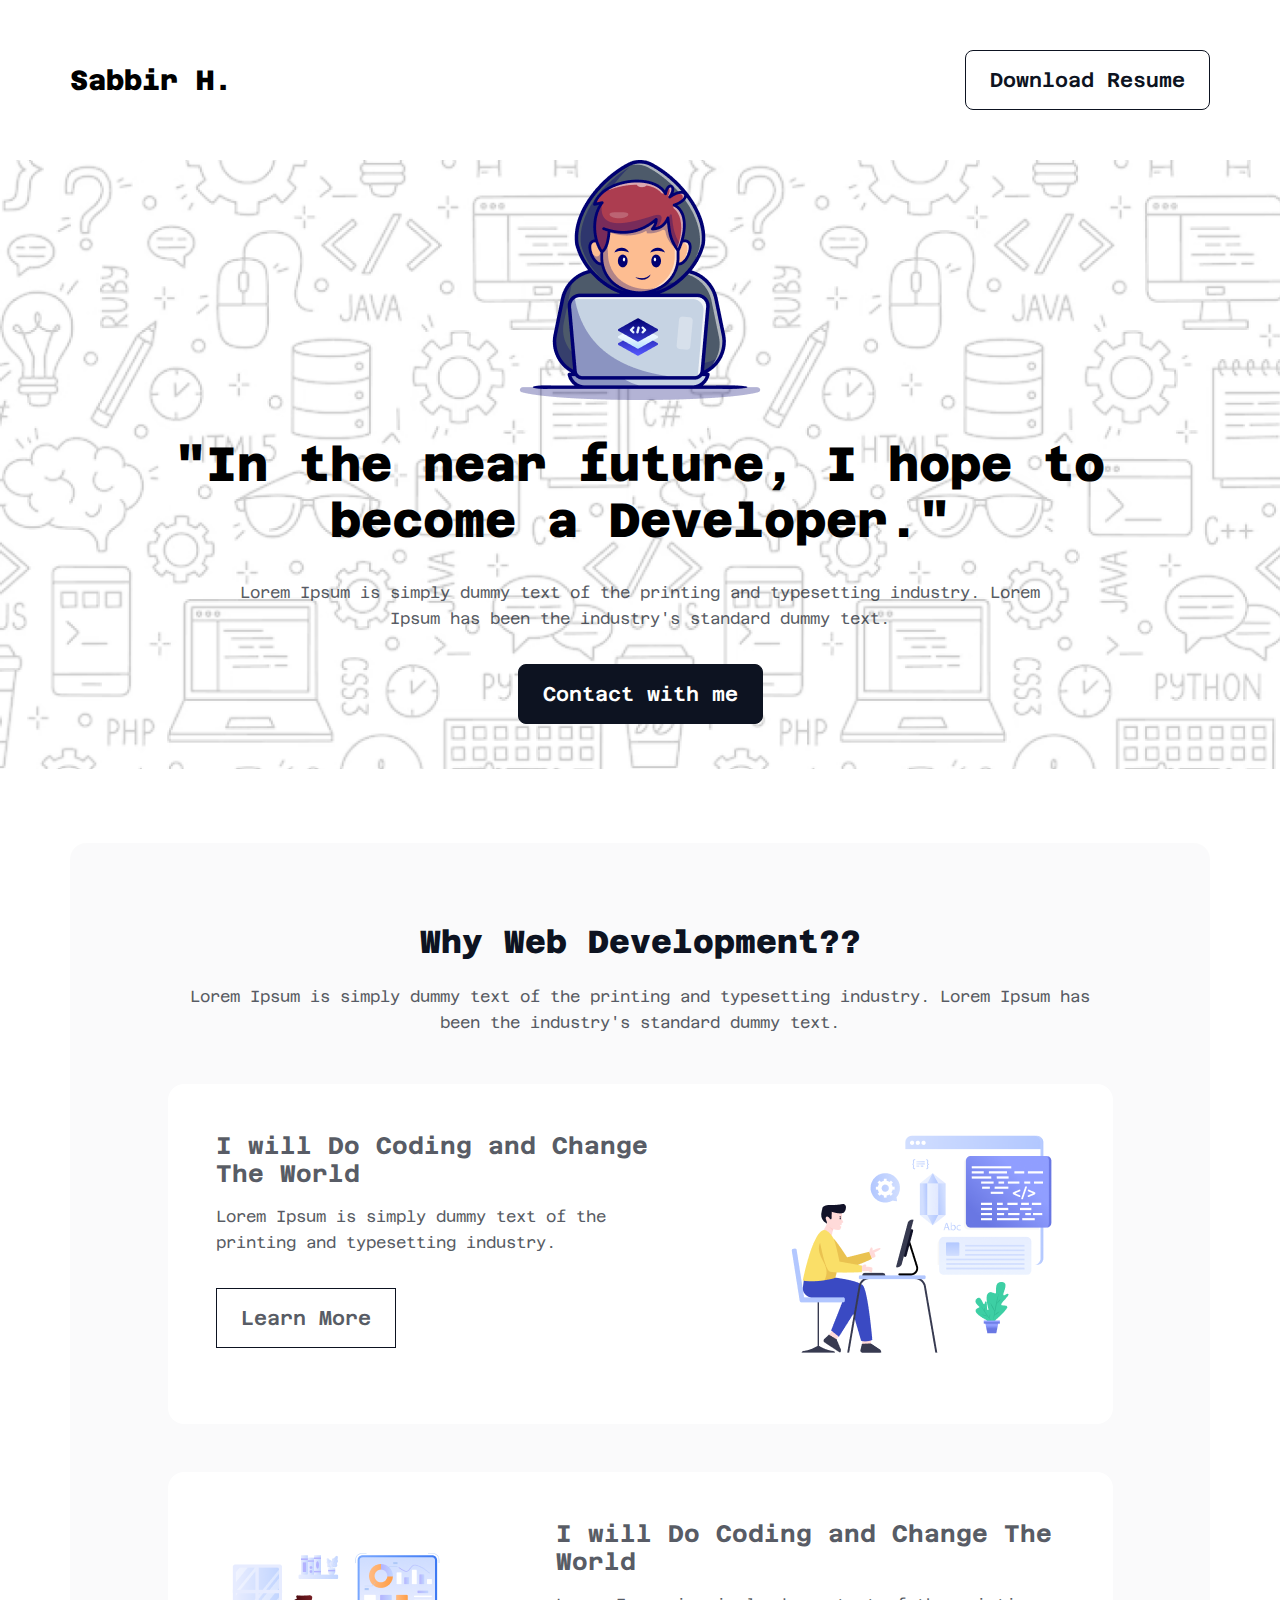
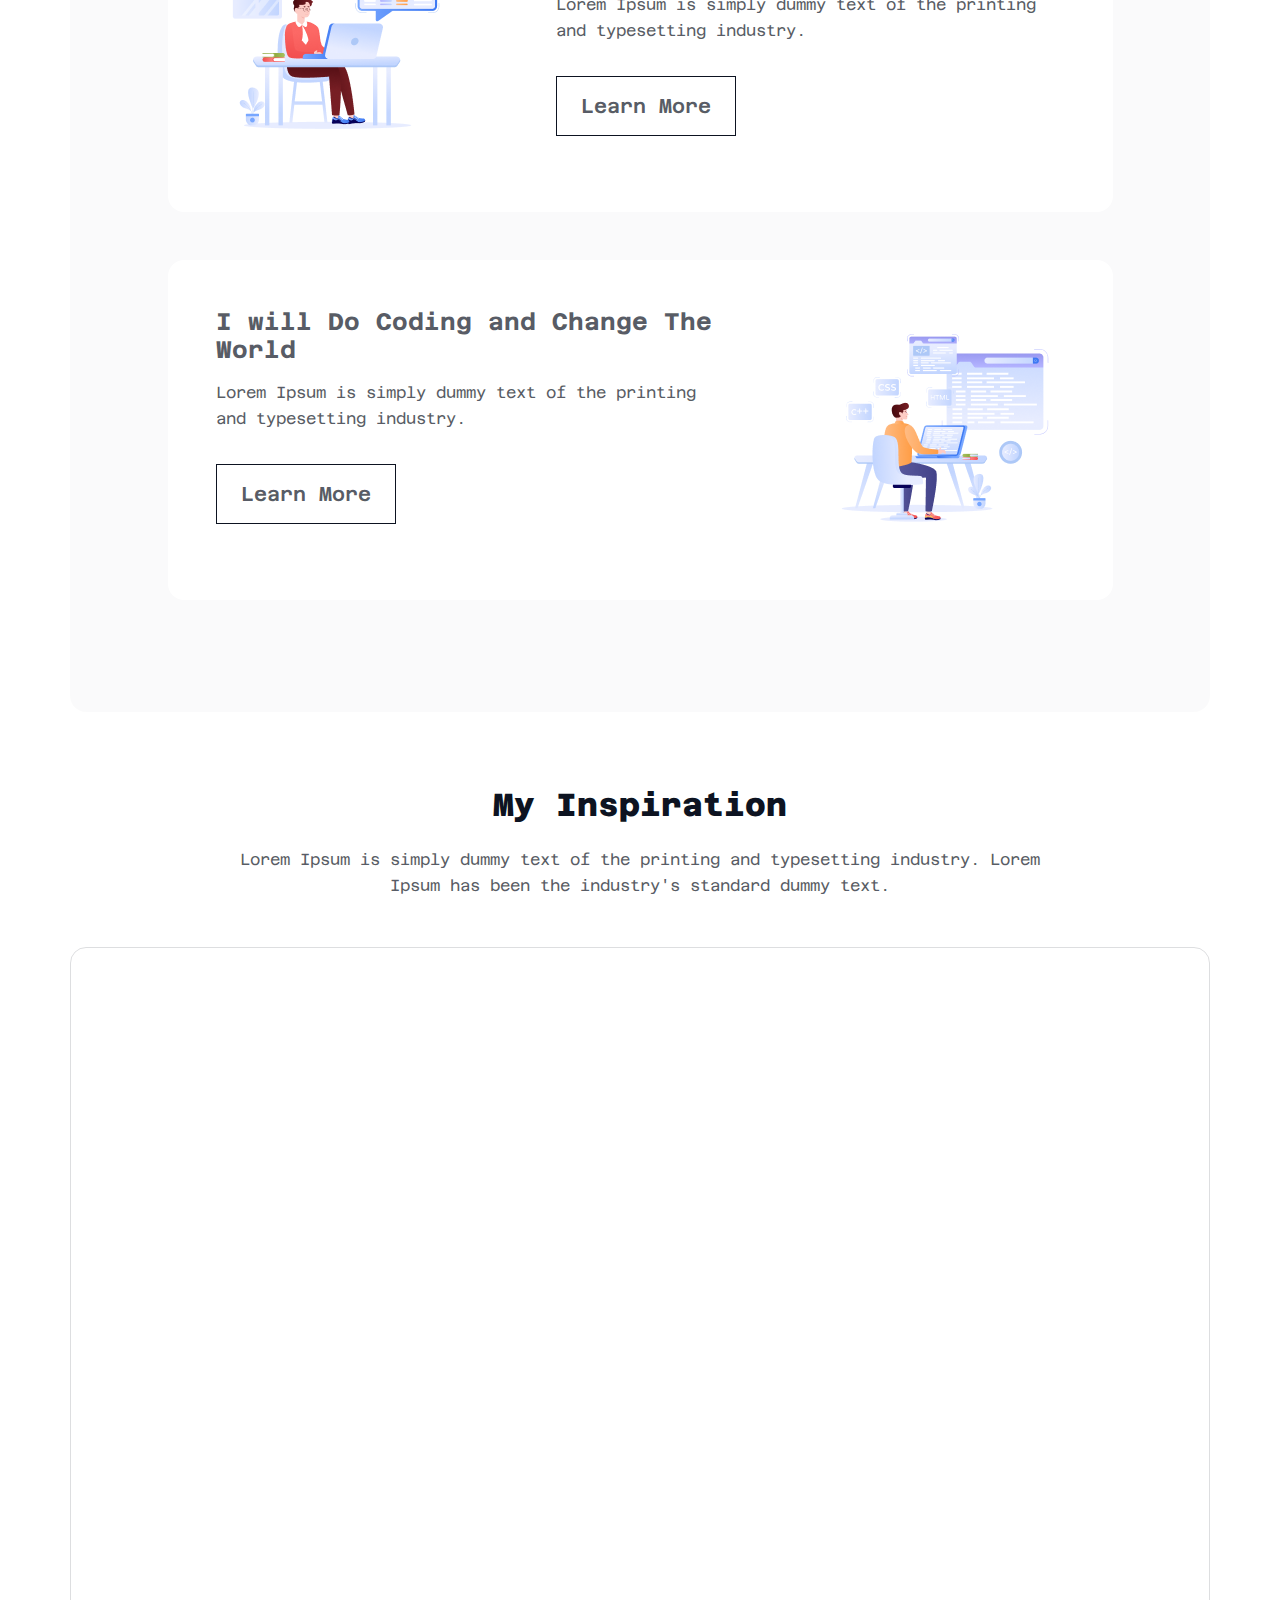
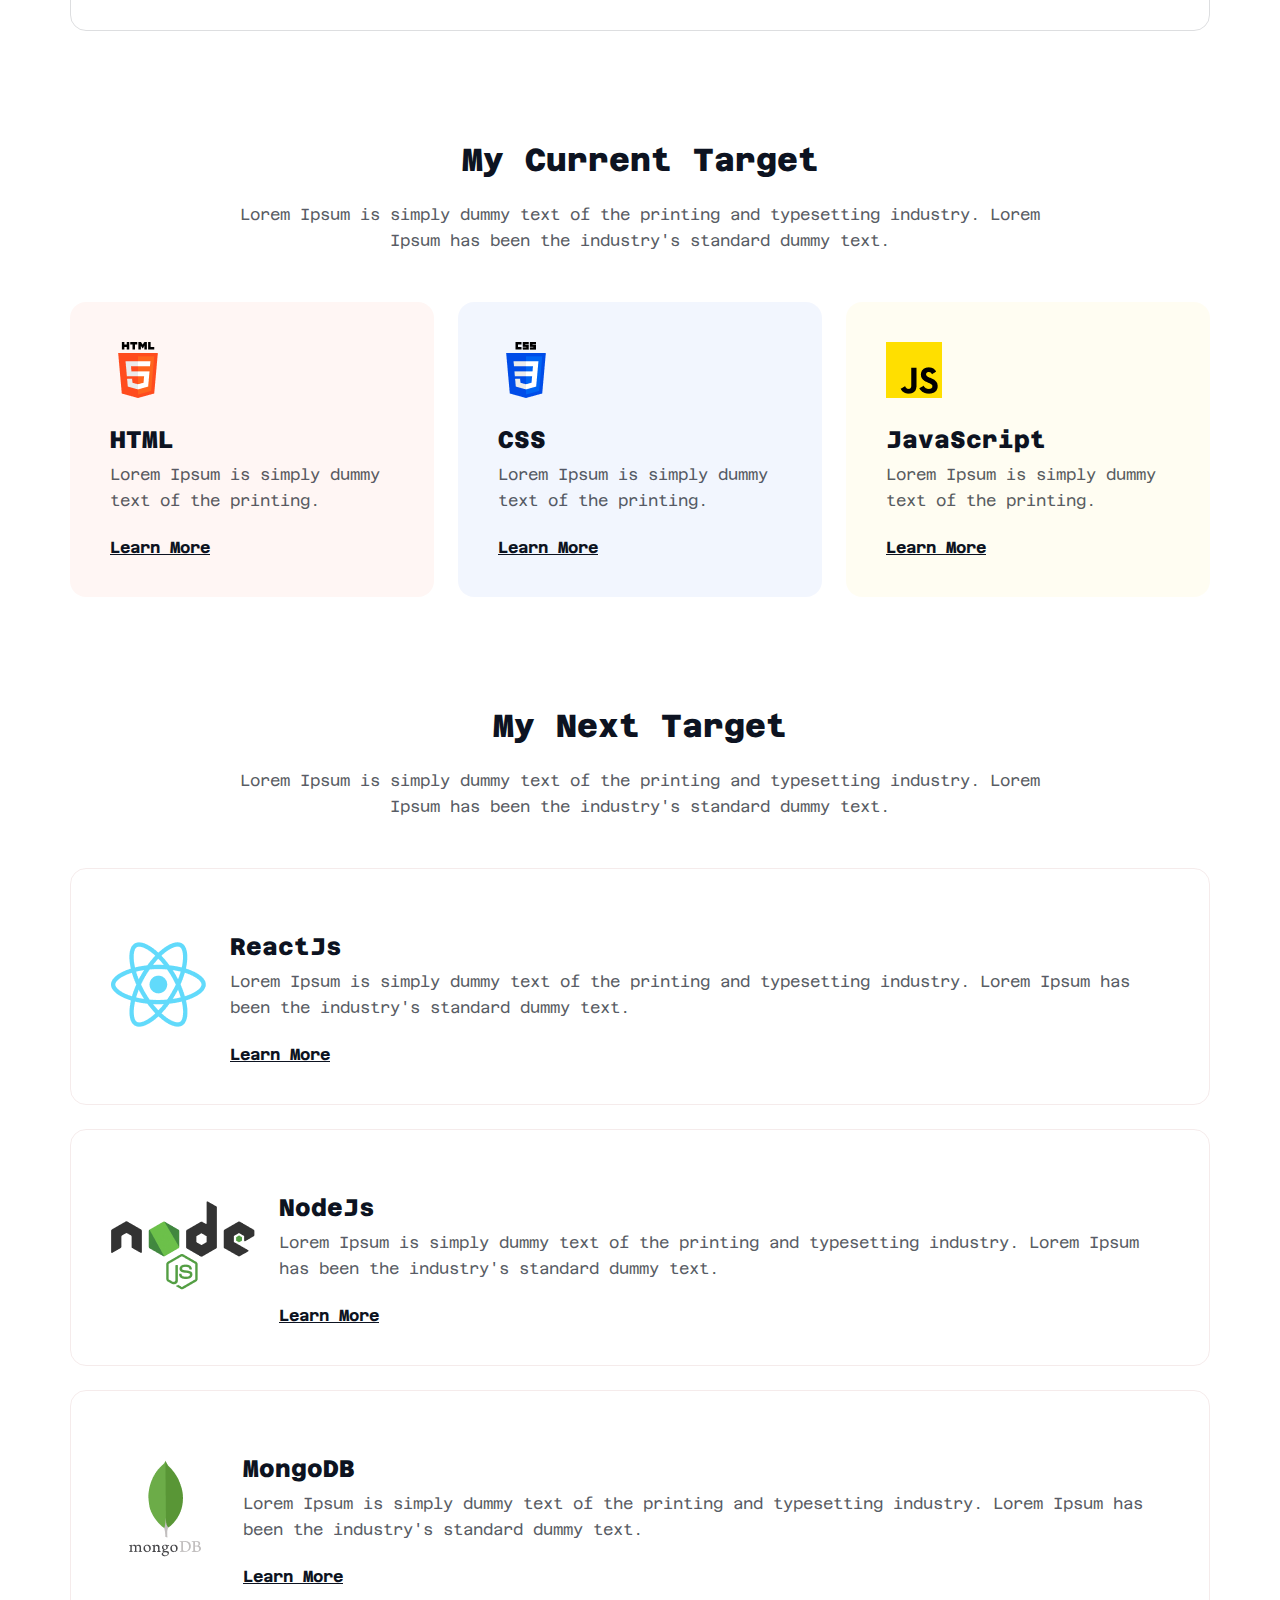
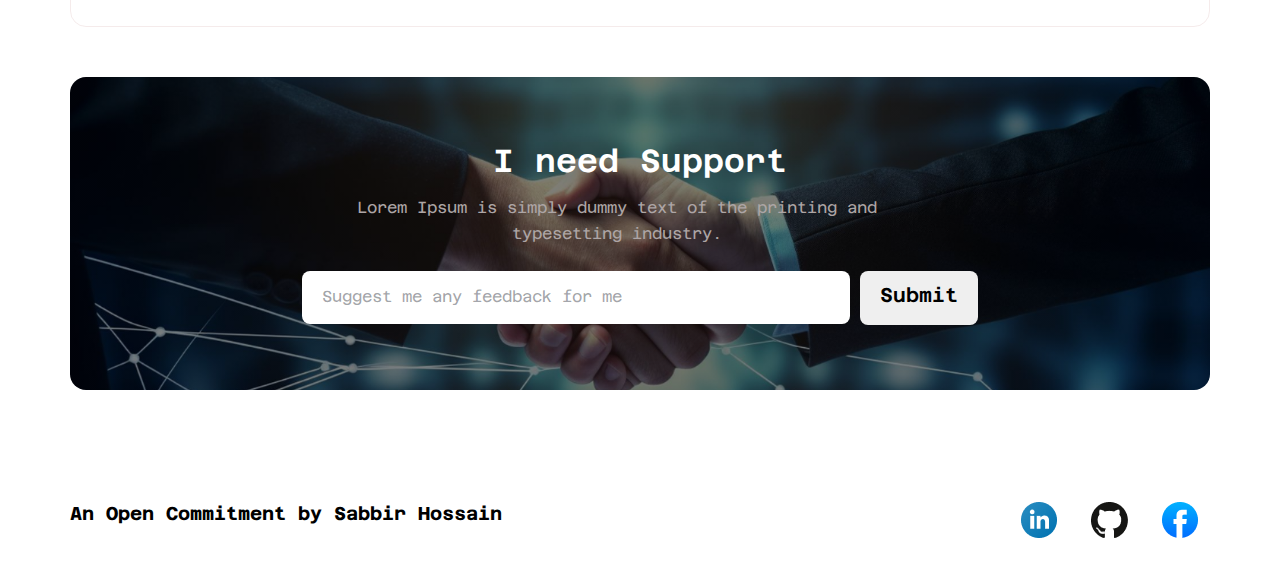
<file: index.html>
<!DOCTYPE html>
<html lang="en">

<head>
    <meta charset="UTF-8">
    <meta name="viewport" content="width=device-width, initial-scale=1.0">
    <title>Challenge 1 Developer Portfolio</title>
    <link rel="stylesheet" href="challenge-1.css">
</head>

<body class="azeret-mono-font">
    <header>
        <nav>
            <h1 class="logo">Sabbir H.</h1>
            <button class="nav-btn dark">Download Resume</button>
        </nav>
        <div class="banner">
            <img src="assets/Group.png" alt="">
            <h1 class="banner-title">"In the near future, I hope to become a Developer."</h1>
            <p class="banner-description dark-light">Lorem Ipsum is simply dummy text of the printing and typesetting
                industry. Lorem Ipsum has been the industry's standard dummy text.</p>
            <button class="nav-btn banner-btn">Contact with me</button>
        </div>
    </header>

    <!-- why web development section -->

    <section class="web-devlopment">
        <div class="web-dev-container">
            <h1 class="section-title">Why Web Development??</h1>
            <p class="section-description">Lorem Ipsum is simply dummy text of the printing and typesetting industry.
                Lorem Ipsum has been the industry's standard dummy text.</p>

            <div class="web-dev-item">
                <div>
                    <h1>I will Do Coding and Change The World</h1>
                    <p class="dark-light">Lorem Ipsum is simply dummy text of the printing and typesetting industry.</p>
                    <button class="nav-btn dark">Learn More</button>
                </div>
                <div>
                    <img src="assets/Layer_1.png" alt="">
                </div>
            </div>


            <div class="web-dev-item web-dev-item-reverse">
                <div>
                    <img src="assets/Group 3.png" alt="">
                </div>
                <div>
                    <h1>I will Do Coding and Change The World</h1>
                    <p class="dark-light">Lorem Ipsum is simply dummy text of the printing and typesetting industry.</p>
                    <button class="nav-btn dark">Learn More</button>
                </div>
            </div>


            <div class="web-dev-item">
                <div>
                    <h1>I will Do Coding and Change The World</h1>
                    <p class="dark-light">Lorem Ipsum is simply dummy text of the printing and typesetting industry.</p>
                    <button class="nav-btn dark">Learn More</button>
                </div>
                <div>
                    <img src="assets/Group 4.png" alt="">
                </div>
            </div>

        </div>
    </section>

    <!-- section my inspiration -->

    <section class="my-inspiration">
        <div class="my-inspiration-desc">
            <h1 class="section-title">My Inspiration</h1>
            <p class="section-description dark-light">Lorem Ipsum is simply dummy text of the printing and typesetting
                industry. Lorem Ipsum has been the industry's standard dummy text.</p>
        </div>

        <div class="video">
            <iframe width="560" height="315" src="https://www.youtube.com/embed/Ag3zMEJtHAA?si=SlGkbe-XIKH-pO74"
                title="YouTube video player" frameborder="0"
                allow="accelerometer; autoplay; clipboard-write; encrypted-media; gyroscope; picture-in-picture; web-share"
                referrerpolicy="strict-origin-when-cross-origin" allowfullscreen></iframe>
        </div>
    </section>

    <!-- my target section -->

    <section class="current-target">
        <div class="current-target-intro">
            <h1 class="section-title">My Current Target</h1>
            <p class="section-description">Lorem Ipsum is simply dummy text of the printing and typesetting industry.
                Lorem Ipsum has been the industry's standard dummy text.</p>
        </div>

        <div class="html-css-js">
            <div class="html-css-js-item html">
                <img src="assets/html.png" alt="">
                <h1 class="language-title">HTML</h1>
                <p class="language-description">Lorem Ipsum is simply dummy text of the printing.</p>
                <a class="learn-more" href="">Learn More</a>
            </div>

            <div class="html-css-js-item css">
                <img src="assets/css.png" alt="">
                <h1 class="language-title">CSS</h1>
                <p class="language-description">Lorem Ipsum is simply dummy text of the printing.</p>
                <a class="learn-more"  href="">Learn More</a>
            </div>

            <div class="html-css-js-item javascript">
                <img src="assets/js.png" alt="">
                <h1 class="language-title">JavaScript</h1>
                <p class="language-description">Lorem Ipsum is simply dummy text of the printing.</p>
                <a class="learn-more" href="">Learn More</a>
            </div>

        </div>

    </section>

    <!-- My next target section -->

    <section class="next-target">

        <div class="current-target-intro">
            <h1 class="section-title">My Next Target</h1>
            <p class="section-description">Lorem Ipsum is simply dummy text of the printing and typesetting industry.
                Lorem Ipsum has been the industry's standard dummy text.</p>
        </div>

        <div class="next-target-item">
            <div class="next-target-icon">
                <img src="assets/react.png" alt="">
            </div>
        <div class="next-target-description">
                <h1 class="language-title">ReactJs</h1>
            <p class="language-description">Lorem Ipsum is simply dummy text of the printing and typesetting industry. Lorem Ipsum has been the industry's standard dummy text.</p>
             <a class="learn-more" href="">Learn More</a>
        </div>
        </div>

        <div class="next-target-item">
            <div class="next-target-icon">
                <img src="assets/nodejs.png" alt="">
            </div>
        <div class="next-target-description">
                <h1 class="language-title">NodeJs</h1>
            <p class="language-description">Lorem Ipsum is simply dummy text of the printing and typesetting industry. Lorem Ipsum has been the industry's standard dummy text.</p>
             <a class="learn-more" href="">Learn More</a>
        </div>
        </div>

        <div class="next-target-item">
            <div class="next-target-icon">
                <img src="assets/mongodb.png" alt="">
            </div>
        <div class="next-target-description">
                <h1 class="language-title">MongoDB</h1>
            <p class="language-description">Lorem Ipsum is simply dummy text of the printing and typesetting industry. Lorem Ipsum has been the industry's standard dummy text.</p>
             <a class="learn-more" href="">Learn More</a>
        </div>
        </div>
        
    </section>

    <!-- Support section -->

    <section class="support">
        <div class="support-container">
            <h1 class="support-title">I need Support</h1>
            <p class="support-description">Lorem Ipsum is simply dummy text of the printing and typesetting industry.</p>
            <div class="support-box">
                <input type="text" name="" id="" placeholder="Suggest me any feedback for me">
                <button>Submit</button>
            </div>
        </div>
    </section>

    <!-- footer -->

    <footer>
        <div>
            <h3>An Open Commitment by Sabbir Hossain</h3>
        </div>
        <div>
            <img src="assets/linkedin-icon 1.png" alt="">
            <img src="assets/github.png" alt="">
            <img src="assets/facebook.png" alt="">

        </div>
    </footer>
</body>
</html>
</file>
<file: challenge-1.css>
@import url('https://fonts.googleapis.com/css2?family=Azeret+Mono:ital,wght@0,100..900;1,100..900&family=Inter:ital,opsz,wght@0,14..32,100..900;1,14..32,100..900&family=Merriweather:ital,opsz,wght@0,18..144,300..900;1,18..144,300..900&family=Open+Sans:ital,wght@0,300..800;1,300..800&family=Poppins:ital,wght@0,100;0,200;0,300;0,400;0,500;0,600;0,700;0,800;0,900;1,100;1,200;1,300;1,400;1,500;1,600;1,700;1,800;1,900&family=Raleway:ital,wght@0,100..900;1,100..900&family=Work+Sans:ital,wght@0,100..900;1,100..900&display=swap');

* {
    margin: 0;
    padding: 0;
    box-sizing: border-box;
}

.azeret-mono-font {
    font-family: "Azeret Mono", monospace;
    font-optical-sizing: auto;
    font-style: normal;
}

p {
    line-height: 26px;
}

/* shared styles */

.dark {
    color: rgba(13, 19, 33, 1);
    background-color: white;
}

.dark-light {
    color: rgba(13, 19, 33, 0.7);
}

.section-title {
    font-size: 32px;
    font-weight: 800;
    color: rgba(13, 19, 33, 1);
    text-align: center;
}

.section-description {
    text-align: center;
    font-size: 16px;
    color: rgba(13, 19, 33, 0.7);
    margin-top: 24px;
}

.nav-btn {
    padding: 17px 24px;
    font-size: 20px;
    font-weight: 600;
    border: none;
    border: 1px solid rgba(13, 19, 33, 1);
    border-radius: 8px;
    font-family: Azeret Mono;
}

/* nav and header styles */

nav {
    display: flex;
    justify-content: space-between;
    max-width: 1140px;
    margin: 50px auto;
    align-items: center;
}

.logo {
    font-size: 28px;
    font-weight: 800;
}

/* banner styles */

.banner {
    background-image: url('assets/Hero-bg.png');
    background-repeat: no-repeat;
    background-size: cover;
    text-align: center;
}

.banner-title {
    font-size: 48px;
    font-weight: 800;
    max-width: 998px;
    margin: 32px auto;
}

.banner-description {
    max-width: 850px;
    margin: 0 auto;
}

.banner-btn {
    background-color: rgba(13, 19, 33, 1);
    color: white;
    margin: 32px 0 45px 0;
}

/* web development section styles */

.web-devlopment {
    max-width: 1140px;
    margin: 74px auto;
    background-color: rgba(13, 19, 33, 0.02);
    border-radius: 16px;

}

.web-dev-container {
    max-width: 945px;
    margin: 0 auto;
    padding: 80px 0;
}


.web-dev-item {
    margin: 48px 0 32px 0;
    background-color: white;
    display: flex;
    padding: 48px;
    gap: 100px;
    border-radius: 16px;
}

.web-dev-item h1 {
    color: rgba(13, 19, 33, 0.7);
    font-size: 24px;
    font-weight: 700;
    margin-bottom: 16px;
}

.web-dev-item p {
    margin-bottom: 32px;
}

.web-dev-item button {
    border-radius: 0;
    color: rgba(13, 19, 33, 0.7);
}


/* My inspiration section styles */

.my-inspiration {
    max-width: 1140px;
    margin: 0 auto;

}

.my-inspiration-desc {
    max-width: 850px;
    margin: 0 auto;
    text-align: center;
}

.video {
    border: 1px solid rgb(13 19 33 / 14%);
    padding: 32px;
    border-radius: 16px;
    margin-top: 48px;


}

.video iframe {
    height: 614px;
    width: 100%;
    border-radius: 16px;
}

/* my current target section styles */

.current-target {
    max-width: 1140px;
    margin: 110px auto;
}

.current-target-intro {
    max-width: 850px;
    margin: 0 auto;
}

.html-css-js {
    display: flex;
    gap: 24px;
    margin-top: 48px;
}

.html-css-js-item {
    padding: 40px;
    border-radius: 16px;
}

.language-title {
    font-size: 24px;
    font-weight: 800;
    color: rgba(13, 19, 33, 1);
    margin: 24px 0 8px 0;

}

.html {
    background-color: rgba(255, 76, 30, 0.05);
}

.css {
    background-color: rgba(0, 76, 232, 0.05);
}

.javascript {
    background-color: rgba(255, 223, 0, 0.05);
}

.language-description {
    color: rgba(13, 19, 33, 0.7);
    margin-bottom: 24px;
}

.learn-more {
    font: 16px;
    font-weight: 700;
    color: rgba(13, 19, 33, 1);
}

/* My next target section styles */

.next-target {
    max-width: 1140px;
    margin: 0 auto;
}

.next-target-item {
    display: flex;
    gap: 24px;
    align-items: center;
    border: 1px solid #951f1f17;
    border-radius: 16px;
    margin-bottom: 24px;
    padding: 40px;
}

.current-target-intro p {
    margin-bottom: 48px;
}

/* support section styles */

.support {
    max-width: 1140px;
    margin: 0 auto;
    text-align: center;
    margin-top: 50px;
    margin-bottom: 80px;
    height: 313px;
    /* background-image: url(assets/handshake.jpg); */
    background-image: 
    linear-gradient(rgba(0, 0, 0, 0.5), rgba(0, 0, 0, 0.5)),
    url('assets/handshake.jpg')
    ;
    background-repeat: no-repeat;
    background-size: cover;
    background-position: center;
    border-radius: 16px;
    display: flex;
    align-items: center;
    justify-content: center;
}

.support-title {
    color: white;
    font-size: 32px;
    font-weight: 600;
    margin-bottom: 16px;
}

.support-description {
    color: #ada5a5;
    width: 630px;
    font-size: 16px;
    margin-bottom: 24px;
}

.support-box input {
    padding: 19px 0 19px 20px;
    border-radius: 8px;
    width: 548px;
    border: none;
}

.support-box input::placeholder {
    color: rgba(13, 19, 33, 0.4);
    font-size: 16px;
    font-family: Azeret Mono;
}

.support-box button {
    font-size: 20px;
    font-family: Azeret Mono;
    font-weight: 600;
    padding: 12px 20px 18px 20px;
    border-radius: 8px;
    border: none;
}



footer{
    display: flex;
    justify-content: space-between;
    max-width: 1140px;
    margin: 32px auto;
    padding-top: 32px;
}

footer img{
    padding: 0px 12px;
}

/* responsive style for small device */

@media screen and (max-width:576px) {

    nav,
    .web-dev-item {
        flex-direction: column;
        gap: 20px;
    }

    .web-dev-item-reverse {
        flex-direction: column-reverse;
    }

    .banner {
        padding: 0 15px 0 15px;
    }

    .video iframe {
        height: 314px;
    }

    .html-css-js {
        flex-direction: column;
    }

    .support-description {
        max-width: 450px;
        text-align: center;
        margin: 0 auto;
    }

    .support-box input {
        width: 358px;
        margin: 20px 0;
    }

    footer{
        flex-direction: column;
        gap: 25px;
        align-items: center;
    }

}

/* medium device */

@media screen and (min-width:576px) and (max-width:992px) {
    .html-css-js{
        flex-direction: column;
    }
        footer{
        flex-direction: column;
        gap: 25px;
        align-items: center;
    }
}
</file>
